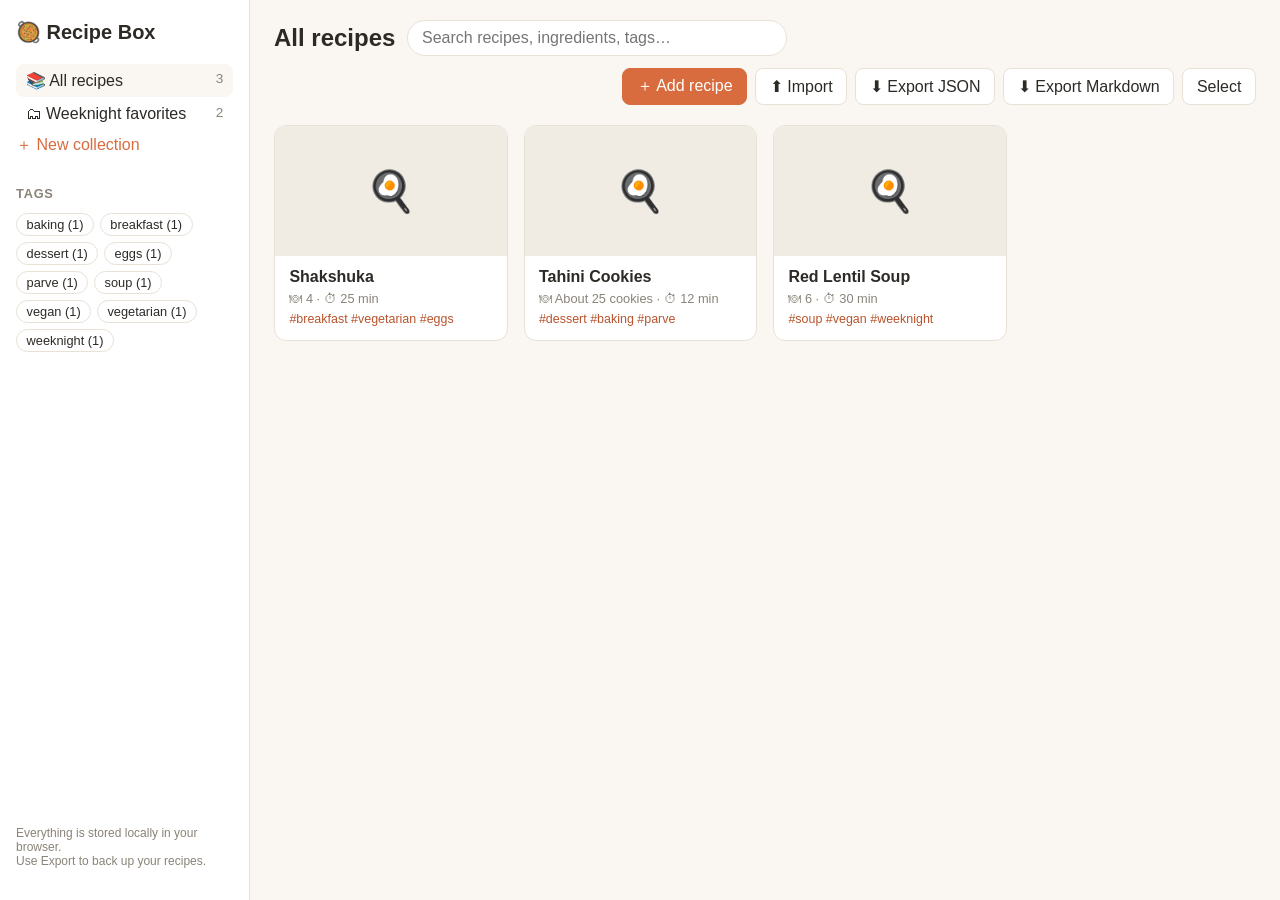
<file: recipe-import/index.html>
<!DOCTYPE html>
<html lang="en">
<head>
<meta charset="utf-8">
<meta name="viewport" content="width=device-width, initial-scale=1">
<title>Recipe Box — your cooking companion</title>
<link rel="stylesheet" href="styles.css">
</head>
<body>

<aside id="sidebar">
  <h1>🥘 Recipe Box</h1>
  <nav>
    <ul id="collection-list"></ul>
    <button id="btn-new-collection" class="ghost">＋ New collection</button>
  </nav>
  <h2>Tags</h2>
  <div id="tag-list"></div>
  <footer>
    <p>Everything is stored locally in your browser.<br>Use Export to back up your recipes.</p>
  </footer>
</aside>

<main>
  <header id="toolbar">
    <h2 id="view-title">All recipes</h2>
    <input id="search" type="search" placeholder="Search recipes, ingredients, tags…">
    <span id="selection-info"></span>
    <div class="toolbar-actions">
      <button id="btn-add" class="primary">＋ Add recipe</button>
      <button id="btn-import">⬆ Import</button>
      <button id="btn-export-json">⬇ Export JSON</button>
      <button id="btn-export-md">⬇ Export Markdown</button>
      <button id="btn-select">Select</button>
      <button id="btn-delete-collection" class="danger" hidden>Delete collection</button>
    </div>
  </header>
  <section id="recipe-grid"></section>
</main>

<!-- Recipe detail -->
<dialog id="detail-dialog">
  <div id="detail-content"></div>
  <div class="dialog-actions">
    <button id="btn-cook" class="primary">▶ Cook mode</button>
    <button id="btn-collect">🗂 Add to collection</button>
    <button id="btn-edit">✎ Edit</button>
    <button id="btn-delete" class="danger">Delete</button>
    <button id="btn-close-detail">Close</button>
  </div>
</dialog>

<!-- Recipe editor -->
<dialog id="editor-dialog">
  <form id="editor-form" method="dialog">
    <h2 id="editor-title">New recipe</h2>
    <input type="hidden" name="id">
    <label>Title <input name="title" required placeholder="Shakshuka"></label>
    <label>Description <textarea name="description" rows="2" placeholder="A short description"></textarea></label>
    <div class="form-row">
      <label>Servings <input name="servings" placeholder="4"></label>
      <label>Prep time <input name="prepTime" placeholder="15 min"></label>
      <label>Cook time <input name="cookTime" placeholder="25 min"></label>
    </div>
    <label>Image URL <input name="image" type="url" placeholder="https://…"></label>
    <label>Ingredients <span class="hint">one per line</span>
      <textarea name="ingredients" rows="6"></textarea></label>
    <label>Steps <span class="hint">one per line</span>
      <textarea name="steps" rows="6"></textarea></label>
    <label>Tags <span class="hint">comma separated</span> <input name="tags" placeholder="breakfast, vegetarian"></label>
    <label>Notes <textarea name="notes" rows="2"></textarea></label>
    <label>Source URL <input name="source" placeholder="https://…"></label>
    <div class="dialog-actions">
      <button type="submit" class="primary">Save</button>
      <button type="button" id="btn-cancel-edit">Cancel</button>
    </div>
  </form>
</dialog>

<!-- Bulk import -->
<dialog id="import-dialog">
  <h2>Import recipes in bulk</h2>
  <p>Accepted formats:</p>
  <ul class="import-help">
    <li>A Recipe Box export file (<code>.json</code>)</li>
    <li>A JSON array of recipes (<code>title</code>, <code>ingredients</code>, <code>steps</code>, …)</li>
    <li>schema.org Recipe JSON-LD — copied from any recipe website's source</li>
  </ul>
  <p>You can also drag &amp; drop files anywhere on the page. Duplicates (same id or title) are skipped automatically.</p>
  <label class="file-label">Choose file(s)
    <input id="import-file" type="file" accept=".json,application/json" multiple>
  </label>
  <p>…or paste JSON here:</p>
  <textarea id="import-text" rows="8" placeholder='[{"title": "Pancakes", "ingredients": ["1 cup flour", "1 egg"], "steps": ["Mix", "Fry"]}]'></textarea>
  <div class="dialog-actions">
    <button id="btn-import-paste" class="primary">Import pasted JSON</button>
    <button id="btn-close-import">Close</button>
  </div>
</dialog>

<!-- Cook mode -->
<div id="cook-overlay" hidden>
  <header>
    <span id="cook-title"></span>
    <button id="cook-close">✕</button>
  </header>
  <p id="cook-progress"></p>
  <p id="cook-step"></p>
  <footer>
    <button id="cook-prev">← Back</button>
    <button id="cook-next" class="primary">Next →</button>
  </footer>
</div>

<div id="toast"></div>

<script src="lib.js"></script>
<script src="app.js"></script>
</body>
</html>
</file>
<file: recipe-import/styles.css>
:root {
  --bg: #faf7f2;
  --panel: #ffffff;
  --ink: #2d2a26;
  --muted: #8a8378;
  --accent: #d96c3f;
  --accent-dark: #b9532c;
  --border: #e8e1d6;
  --radius: 12px;
  font-family: -apple-system, "Segoe UI", Roboto, "Helvetica Neue", Arial, sans-serif;
}

* { box-sizing: border-box; }

body {
  margin: 0;
  display: grid;
  grid-template-columns: 250px 1fr;
  min-height: 100vh;
  background: var(--bg);
  color: var(--ink);
}

button {
  font: inherit;
  border: 1px solid var(--border);
  background: var(--panel);
  color: var(--ink);
  border-radius: 8px;
  padding: 0.45rem 0.85rem;
  cursor: pointer;
}
button:hover { border-color: var(--accent); }
button.primary {
  background: var(--accent);
  border-color: var(--accent);
  color: #fff;
}
button.primary:hover { background: var(--accent-dark); }
button.danger { color: #b3261e; }
button.ghost {
  border: none;
  background: none;
  color: var(--accent);
  padding: 0.35rem 0;
}

/* ---- sidebar ---- */
#sidebar {
  background: var(--panel);
  border-right: 1px solid var(--border);
  padding: 1.25rem 1rem;
  display: flex;
  flex-direction: column;
  gap: 0.5rem;
}
#sidebar h1 { font-size: 1.25rem; margin: 0 0 0.75rem; }
#sidebar h2 {
  font-size: 0.8rem;
  text-transform: uppercase;
  letter-spacing: 0.06em;
  color: var(--muted);
  margin: 1rem 0 0.25rem;
}
#collection-list { list-style: none; margin: 0; padding: 0; }
.nav-item {
  display: flex;
  justify-content: space-between;
  width: 100%;
  border: none;
  background: none;
  text-align: left;
  padding: 0.45rem 0.6rem;
  border-radius: 8px;
}
.nav-item.active, .nav-item:hover { background: var(--bg); }
.nav-item .count { color: var(--muted); font-size: 0.85rem; }
#tag-list { display: flex; flex-wrap: wrap; gap: 0.35rem; }
.tag-chip {
  font-size: 0.8rem;
  padding: 0.2rem 0.6rem;
  border-radius: 999px;
}
.tag-chip.active { background: var(--accent); border-color: var(--accent); color: #fff; }
#sidebar footer { margin-top: auto; font-size: 0.75rem; color: var(--muted); }

/* ---- main ---- */
main { padding: 1.25rem 1.5rem; }
#toolbar {
  display: flex;
  flex-wrap: wrap;
  align-items: center;
  gap: 0.75rem;
  margin-bottom: 1.25rem;
}
#toolbar h2 { margin: 0; flex-shrink: 0; }
#search {
  flex: 1 1 220px;
  max-width: 380px;
  padding: 0.5rem 0.85rem;
  border: 1px solid var(--border);
  border-radius: 999px;
  background: var(--panel);
  font: inherit;
}
#selection-info { color: var(--muted); font-size: 0.9rem; }
.toolbar-actions { display: flex; flex-wrap: wrap; gap: 0.5rem; margin-left: auto; }

#recipe-grid {
  display: grid;
  grid-template-columns: repeat(auto-fill, minmax(220px, 1fr));
  gap: 1rem;
}
.card {
  position: relative;
  background: var(--panel);
  border: 1px solid var(--border);
  border-radius: var(--radius);
  overflow: hidden;
  cursor: pointer;
  transition: transform 0.12s ease, box-shadow 0.12s ease;
}
.card:hover { transform: translateY(-2px); box-shadow: 0 6px 16px rgba(0, 0, 0, 0.08); }
.card-image { height: 130px; background: #f1ece3; }
.card-image img { width: 100%; height: 100%; object-fit: cover; display: block; }
.card-placeholder {
  height: 100%;
  display: flex;
  align-items: center;
  justify-content: center;
  font-size: 2.5rem;
}
.card-body { padding: 0.75rem 0.9rem 0.9rem; }
.card-body h3 { margin: 0 0 0.3rem; font-size: 1rem; }
.card-meta { margin: 0; font-size: 0.8rem; color: var(--muted); }
.card-tags { margin: 0.35rem 0 0; font-size: 0.78rem; color: var(--accent-dark); }
.card-check {
  position: absolute;
  top: 0.6rem;
  left: 0.6rem;
  width: 1.2rem;
  height: 1.2rem;
  accent-color: var(--accent);
  z-index: 1;
}
.empty {
  grid-column: 1 / -1;
  text-align: center;
  color: var(--muted);
  padding: 4rem 1rem;
}

/* ---- dialogs ---- */
dialog {
  border: none;
  border-radius: var(--radius);
  padding: 1.5rem;
  width: min(640px, 92vw);
  max-height: 88vh;
  box-shadow: 0 18px 50px rgba(0, 0, 0, 0.22);
}
dialog::backdrop { background: rgba(45, 42, 38, 0.45); }
.dialog-actions {
  display: flex;
  flex-wrap: wrap;
  gap: 0.5rem;
  margin-top: 1.25rem;
}
.detail-image {
  width: 100%;
  max-height: 260px;
  object-fit: cover;
  border-radius: 8px;
}
.ing-list { list-style: none; padding-left: 0; }
.ing-list li { padding: 0.15rem 0; }
.ing-list input:checked + * { text-decoration: line-through; }
.source { font-size: 0.85rem; color: var(--muted); word-break: break-all; }

#editor-form { display: flex; flex-direction: column; gap: 0.75rem; }
#editor-form label { display: flex; flex-direction: column; gap: 0.25rem; font-size: 0.9rem; }
#editor-form input, #editor-form textarea {
  font: inherit;
  padding: 0.45rem 0.6rem;
  border: 1px solid var(--border);
  border-radius: 8px;
}
.form-row { display: flex; gap: 0.75rem; }
.form-row label { flex: 1; }
.hint { color: var(--muted); font-size: 0.78rem; }

.import-help { font-size: 0.9rem; }
.file-label {
  display: inline-block;
  padding: 0.5rem 0.9rem;
  border: 1px dashed var(--accent);
  border-radius: 8px;
  color: var(--accent-dark);
  cursor: pointer;
}
.file-label input { display: none; }
#import-text {
  width: 100%;
  font: 0.85rem/1.4 ui-monospace, monospace;
  border: 1px solid var(--border);
  border-radius: 8px;
  padding: 0.6rem;
}

/* ---- cook mode ---- */
#cook-overlay {
  position: fixed;
  inset: 0;
  background: var(--ink);
  color: #fdfaf5;
  display: flex;
  flex-direction: column;
  padding: 1.5rem clamp(1rem, 6vw, 4rem);
  z-index: 50;
}
#cook-overlay[hidden] { display: none; }
#cook-overlay header {
  display: flex;
  justify-content: space-between;
  align-items: center;
}
#cook-title { font-size: 1.1rem; font-weight: 600; }
#cook-progress { color: #bdb4a7; margin-top: 2rem; }
#cook-step {
  font-size: clamp(1.4rem, 3.5vw, 2.2rem);
  line-height: 1.5;
  flex: 1;
}
#cook-overlay footer { display: flex; justify-content: space-between; }
#cook-overlay button { background: transparent; color: #fdfaf5; border-color: #5a554d; padding: 0.7rem 1.4rem; }
#cook-overlay button.primary { background: var(--accent); border-color: var(--accent); }
#cook-overlay button:disabled { opacity: 0.35; cursor: default; }

/* ---- toast ---- */
#toast {
  position: fixed;
  bottom: 1.5rem;
  left: 50%;
  transform: translate(-50%, 1rem);
  background: var(--ink);
  color: #fff;
  padding: 0.7rem 1.2rem;
  border-radius: 999px;
  opacity: 0;
  pointer-events: none;
  transition: opacity 0.2s ease, transform 0.2s ease;
  z-index: 60;
  max-width: 90vw;
}
#toast.show { opacity: 1; transform: translate(-50%, 0); }

@media (max-width: 760px) {
  body { grid-template-columns: 1fr; }
  #sidebar { border-right: none; border-bottom: 1px solid var(--border); }
  #sidebar footer { display: none; }
}
</file>
